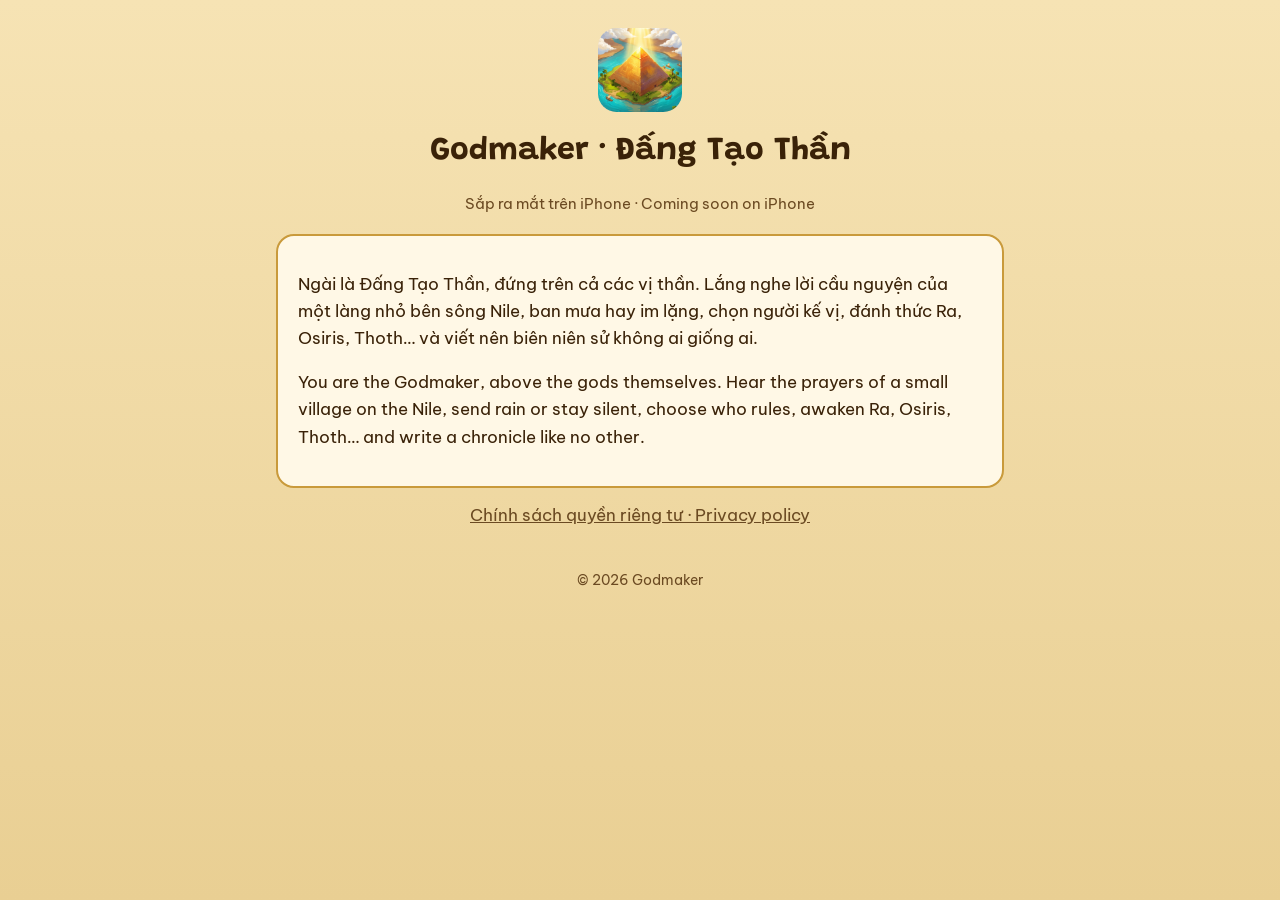
<file: index.html>
<!doctype html>
<html lang="vi">
<head>
<meta charset="utf-8">
<meta name="viewport" content="width=device-width, initial-scale=1">
<title>Godmaker · Đấng Tạo Thần</title>
<meta name="description" content="Godmaker: trò chơi làm Đấng Tạo Thần, dẫn dắt một nền văn minh Ai Cập qua lời cầu nguyện, phép màu và các triều đại.">
<link rel="preconnect" href="https://fonts.googleapis.com">
<link href="https://fonts.googleapis.com/css2?family=Grandstander:wght@700;900&family=Be+Vietnam+Pro:wght@400;600&display=swap" rel="stylesheet">
<link rel="icon" href="favicon.png">
<link rel="apple-touch-icon" href="icon.png">
<link rel="stylesheet" href="style.css">
</head>
<body>
<main>
  <header>
    <img src="icon.png" alt="">
    <h1>Godmaker · Đấng Tạo Thần</h1>
    <p class="muted">Sắp ra mắt trên iPhone · Coming soon on iPhone</p>
  </header>
  <div class="card">
    <p>Ngài là Đấng Tạo Thần, đứng trên cả các vị thần. Lắng nghe lời cầu nguyện của một làng nhỏ bên sông Nile, ban mưa hay im lặng, chọn người kế vị, đánh thức Ra, Osiris, Thoth… và viết nên biên niên sử không ai giống ai.</p>
    <p>You are the Godmaker, above the gods themselves. Hear the prayers of a small village on the Nile, send rain or stay silent, choose who rules, awaken Ra, Osiris, Thoth… and write a chronicle like no other.</p>
  </div>
  <nav><a href="privacy.html">Chính sách quyền riêng tư · Privacy policy</a></nav>
  <footer>© 2026 Godmaker</footer>
</main>
</body>
</html>
</file>
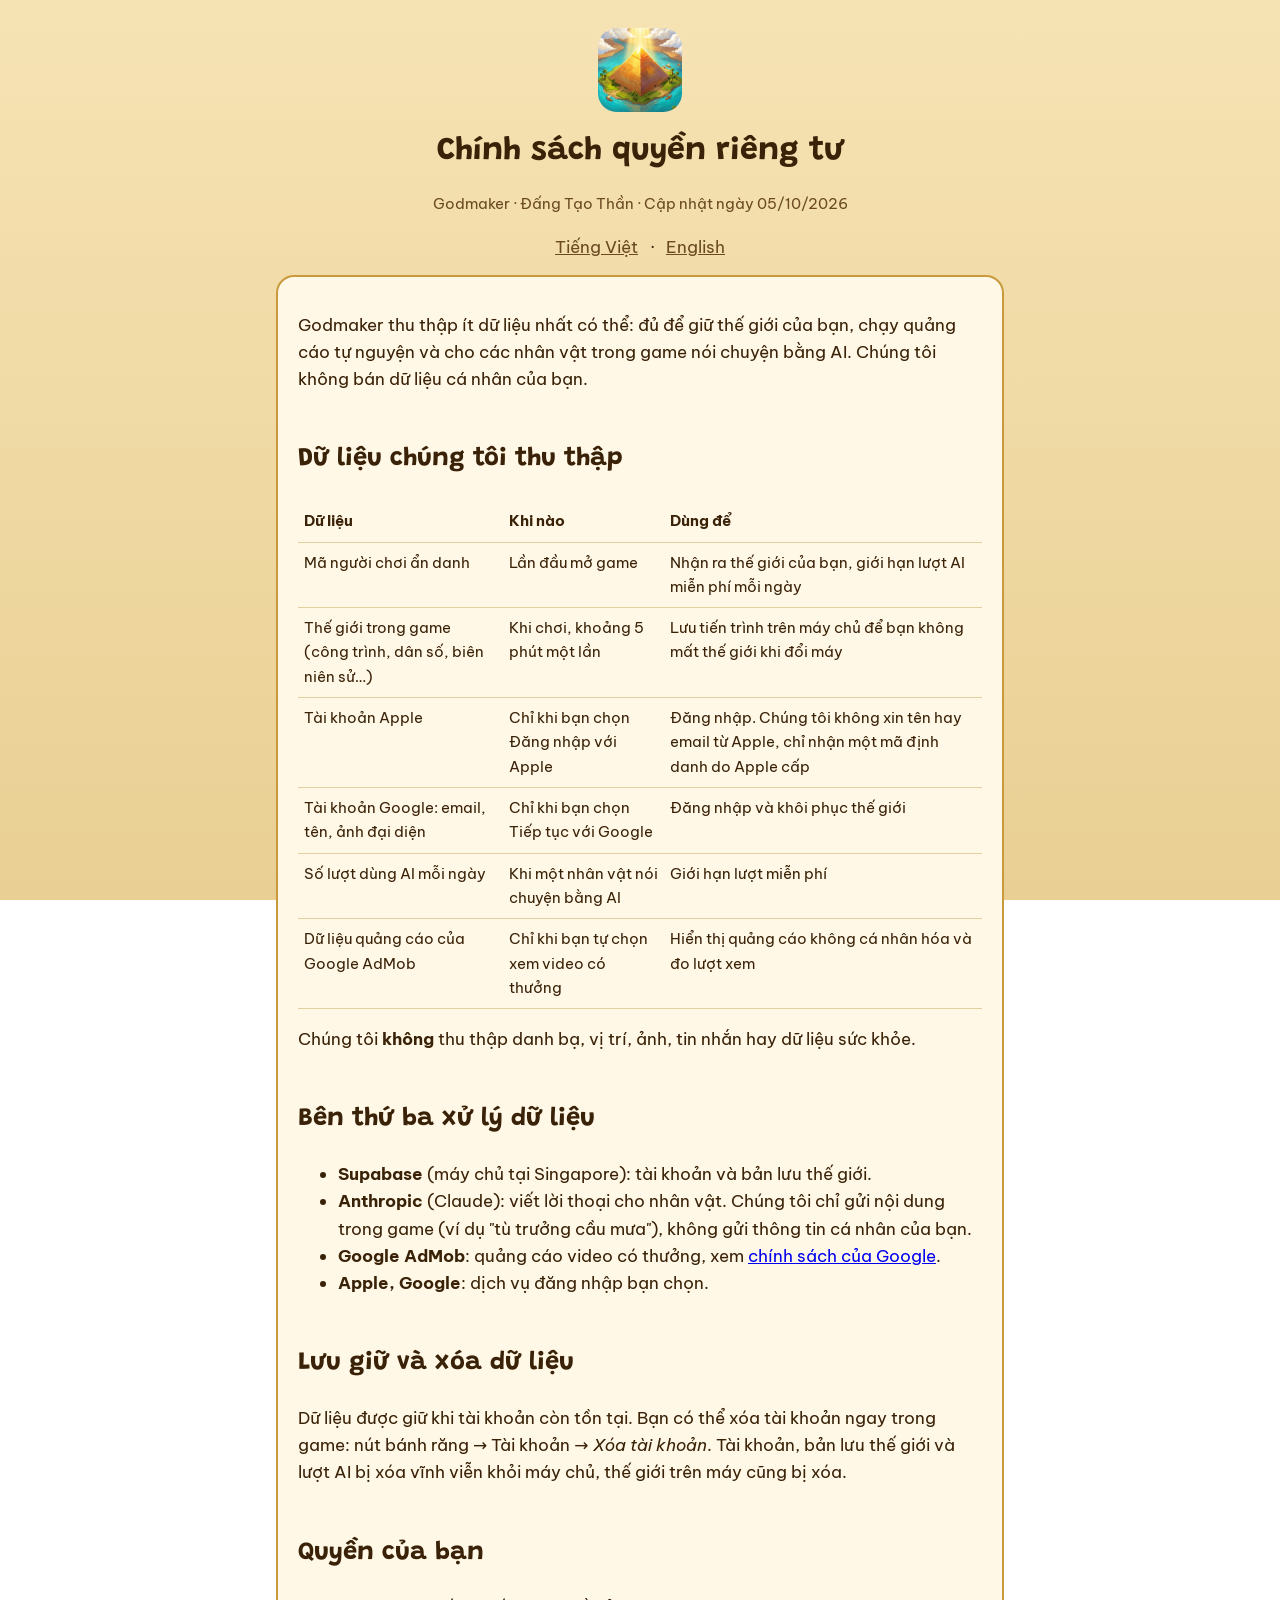
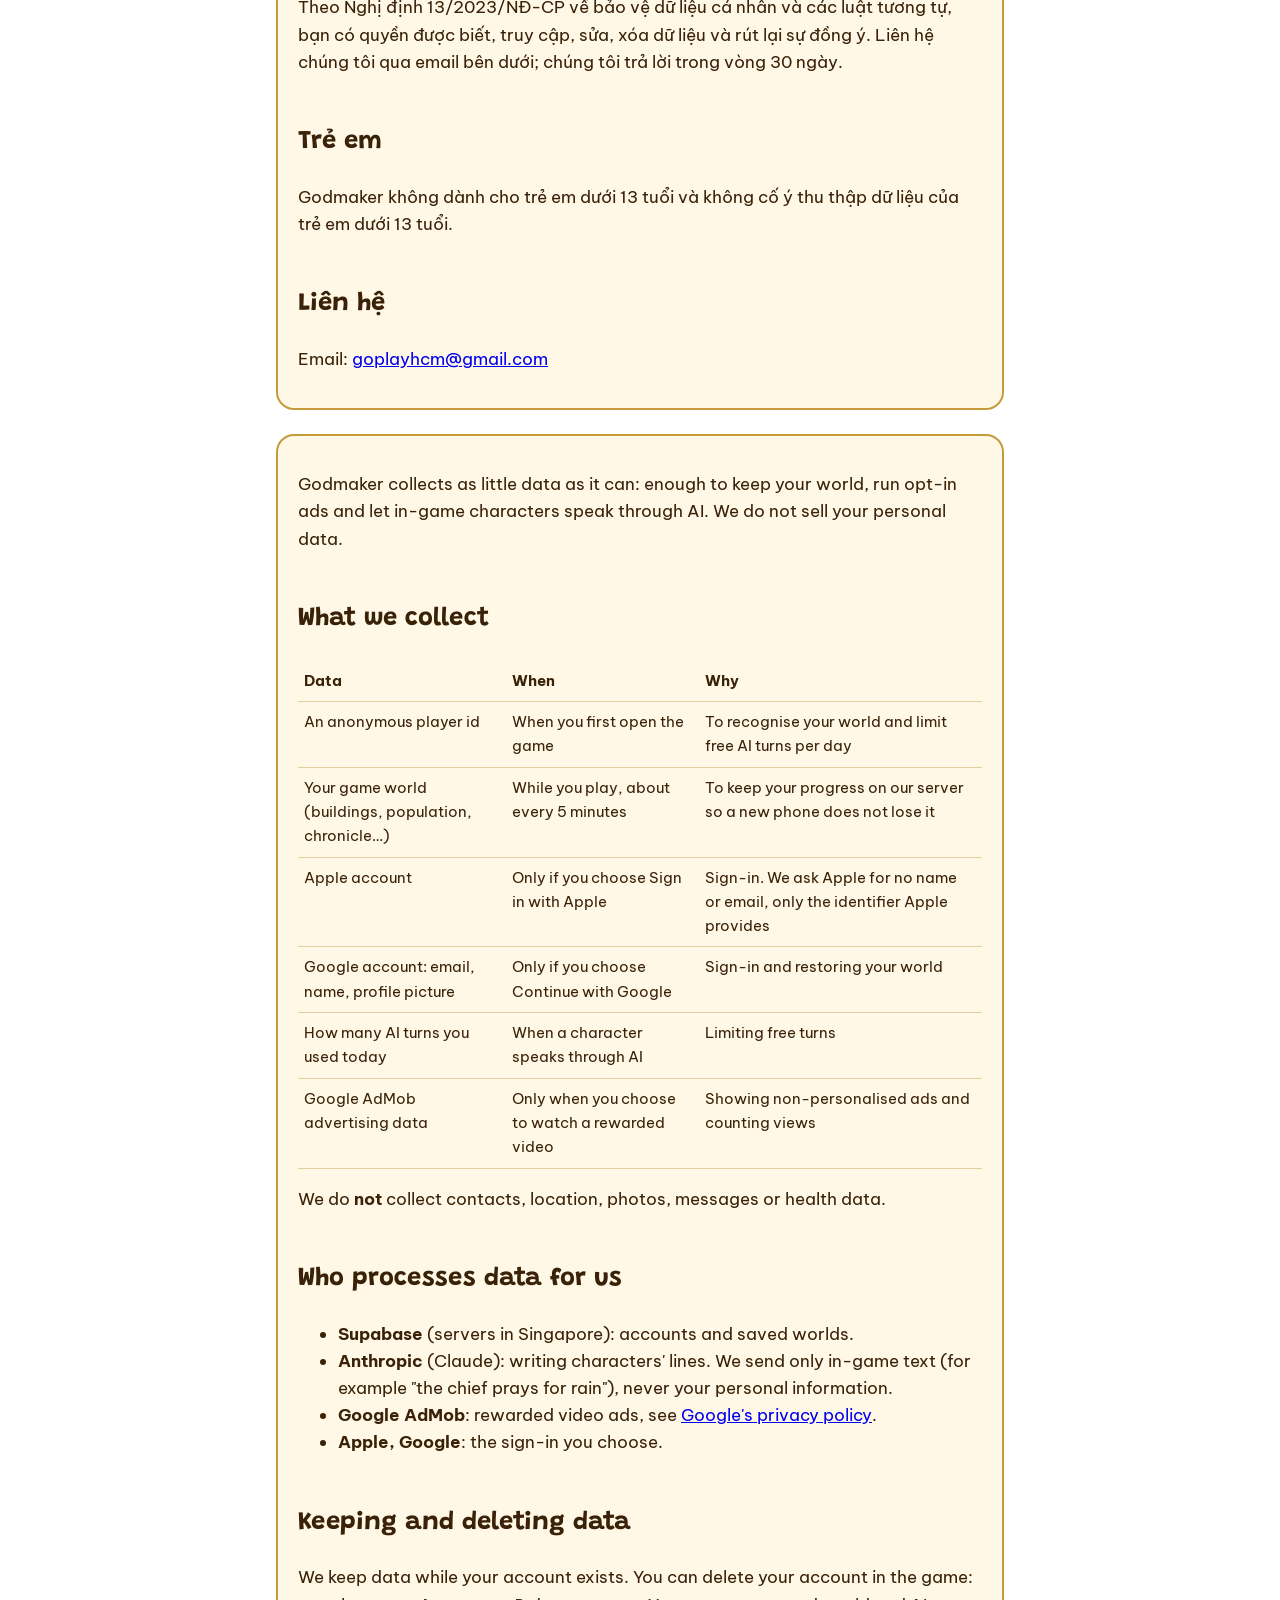
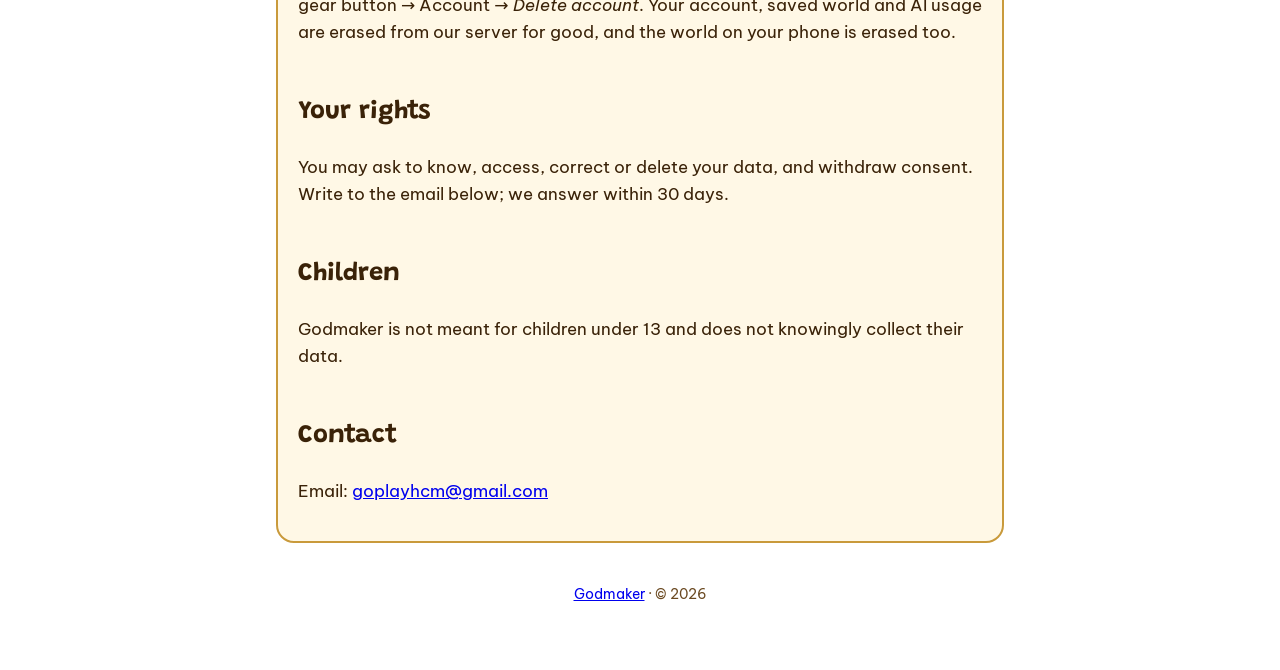
<file: privacy.html>
<!doctype html>
<html lang="vi">
<head>
<meta charset="utf-8">
<meta name="viewport" content="width=device-width, initial-scale=1">
<title>Chính sách quyền riêng tư · Godmaker</title>
<meta name="description" content="Godmaker thu thập dữ liệu gì, dùng để làm gì, và cách xóa tài khoản.">
<link rel="preconnect" href="https://fonts.googleapis.com">
<link href="https://fonts.googleapis.com/css2?family=Grandstander:wght@700;900&family=Be+Vietnam+Pro:wght@400;600&display=swap" rel="stylesheet">
<link rel="icon" href="favicon.png">
<link rel="apple-touch-icon" href="icon.png">
<link rel="stylesheet" href="style.css">
</head>
<body>
<main>
<header>
  <img src="icon.png" alt="">
  <h1>Chính sách quyền riêng tư</h1>
  <p class="muted">Godmaker · Đấng Tạo Thần · Cập nhật ngày 05/10/2026</p>
</header>

<nav><a href="#vi">Tiếng Việt</a> · <a href="#en">English</a></nav>

<section id="vi" class="card">
<p>Godmaker thu thập ít dữ liệu nhất có thể: đủ để giữ thế giới của bạn, chạy quảng cáo tự nguyện và cho các nhân vật trong game nói chuyện bằng AI. Chúng tôi không bán dữ liệu cá nhân của bạn.</p>

<h2>Dữ liệu chúng tôi thu thập</h2>
<table>
<tr><th>Dữ liệu</th><th>Khi nào</th><th>Dùng để</th></tr>
<tr><td>Mã người chơi ẩn danh</td><td>Lần đầu mở game</td><td>Nhận ra thế giới của bạn, giới hạn lượt AI miễn phí mỗi ngày</td></tr>
<tr><td>Thế giới trong game (công trình, dân số, biên niên sử…)</td><td>Khi chơi, khoảng 5 phút một lần</td><td>Lưu tiến trình trên máy chủ để bạn không mất thế giới khi đổi máy</td></tr>
<tr><td>Tài khoản Apple</td><td>Chỉ khi bạn chọn Đăng nhập với Apple</td><td>Đăng nhập. Chúng tôi không xin tên hay email từ Apple, chỉ nhận một mã định danh do Apple cấp</td></tr>
<tr><td>Tài khoản Google: email, tên, ảnh đại diện</td><td>Chỉ khi bạn chọn Tiếp tục với Google</td><td>Đăng nhập và khôi phục thế giới</td></tr>
<tr><td>Số lượt dùng AI mỗi ngày</td><td>Khi một nhân vật nói chuyện bằng AI</td><td>Giới hạn lượt miễn phí</td></tr>
<tr><td>Dữ liệu quảng cáo của Google AdMob</td><td>Chỉ khi bạn tự chọn xem video có thưởng</td><td>Hiển thị quảng cáo không cá nhân hóa và đo lượt xem</td></tr>
</table>
<p>Chúng tôi <strong>không</strong> thu thập danh bạ, vị trí, ảnh, tin nhắn hay dữ liệu sức khỏe.</p>

<h2>Bên thứ ba xử lý dữ liệu</h2>
<ul>
<li><strong>Supabase</strong> (máy chủ tại Singapore): tài khoản và bản lưu thế giới.</li>
<li><strong>Anthropic</strong> (Claude): viết lời thoại cho nhân vật. Chúng tôi chỉ gửi nội dung trong game (ví dụ "tù trưởng cầu mưa"), không gửi thông tin cá nhân của bạn.</li>
<li><strong>Google AdMob</strong>: quảng cáo video có thưởng, xem <a href="https://policies.google.com/privacy">chính sách của Google</a>.</li>
<li><strong>Apple, Google</strong>: dịch vụ đăng nhập bạn chọn.</li>
</ul>

<h2>Lưu giữ và xóa dữ liệu</h2>
<p>Dữ liệu được giữ khi tài khoản còn tồn tại. Bạn có thể xóa tài khoản ngay trong game: nút bánh răng → Tài khoản → <em>Xóa tài khoản</em>. Tài khoản, bản lưu thế giới và lượt AI bị xóa vĩnh viễn khỏi máy chủ, thế giới trên máy cũng bị xóa.</p>

<h2>Quyền của bạn</h2>
<p>Theo Nghị định 13/2023/NĐ-CP về bảo vệ dữ liệu cá nhân và các luật tương tự, bạn có quyền được biết, truy cập, sửa, xóa dữ liệu và rút lại sự đồng ý. Liên hệ chúng tôi qua email bên dưới; chúng tôi trả lời trong vòng 30 ngày.</p>

<h2>Trẻ em</h2>
<p>Godmaker không dành cho trẻ em dưới 13 tuổi và không cố ý thu thập dữ liệu của trẻ em dưới 13 tuổi.</p>

<h2>Liên hệ</h2>
<p>Email: <a href="mailto:goplayhcm@gmail.com">goplayhcm@gmail.com</a></p>
</section>

<section id="en" class="card" style="margin-top: 24px" lang="en">
<p>Godmaker collects as little data as it can: enough to keep your world, run opt-in ads and let in-game characters speak through AI. We do not sell your personal data.</p>

<h2>What we collect</h2>
<table>
<tr><th>Data</th><th>When</th><th>Why</th></tr>
<tr><td>An anonymous player id</td><td>When you first open the game</td><td>To recognise your world and limit free AI turns per day</td></tr>
<tr><td>Your game world (buildings, population, chronicle…)</td><td>While you play, about every 5 minutes</td><td>To keep your progress on our server so a new phone does not lose it</td></tr>
<tr><td>Apple account</td><td>Only if you choose Sign in with Apple</td><td>Sign-in. We ask Apple for no name or email, only the identifier Apple provides</td></tr>
<tr><td>Google account: email, name, profile picture</td><td>Only if you choose Continue with Google</td><td>Sign-in and restoring your world</td></tr>
<tr><td>How many AI turns you used today</td><td>When a character speaks through AI</td><td>Limiting free turns</td></tr>
<tr><td>Google AdMob advertising data</td><td>Only when you choose to watch a rewarded video</td><td>Showing non-personalised ads and counting views</td></tr>
</table>
<p>We do <strong>not</strong> collect contacts, location, photos, messages or health data.</p>

<h2>Who processes data for us</h2>
<ul>
<li><strong>Supabase</strong> (servers in Singapore): accounts and saved worlds.</li>
<li><strong>Anthropic</strong> (Claude): writing characters' lines. We send only in-game text (for example "the chief prays for rain"), never your personal information.</li>
<li><strong>Google AdMob</strong>: rewarded video ads, see <a href="https://policies.google.com/privacy">Google's privacy policy</a>.</li>
<li><strong>Apple, Google</strong>: the sign-in you choose.</li>
</ul>

<h2>Keeping and deleting data</h2>
<p>We keep data while your account exists. You can delete your account in the game: gear button → Account → <em>Delete account</em>. Your account, saved world and AI usage are erased from our server for good, and the world on your phone is erased too.</p>

<h2>Your rights</h2>
<p>You may ask to know, access, correct or delete your data, and withdraw consent. Write to the email below; we answer within 30 days.</p>

<h2>Children</h2>
<p>Godmaker is not meant for children under 13 and does not knowingly collect their data.</p>

<h2>Contact</h2>
<p>Email: <a href="mailto:goplayhcm@gmail.com">goplayhcm@gmail.com</a></p>
</section>

<footer><a href="index.html">Godmaker</a> · © 2026</footer>
</main>
</body>
</html>
</file>
<file: style.css>
:root {
  --ink: #3a2208;
  --soft: #6b4a22;
  --gold: #c99a3b;
  --page: #fbefcf;
  --card: #fff8e6;
}
* { box-sizing: border-box; }
body {
  margin: 0;
  background: linear-gradient(#f6e3b4, #e9cf93) fixed;
  color: var(--ink);
  font: 17px/1.6 "Be Vietnam Pro", system-ui, -apple-system, sans-serif;
}
main {
  max-width: 760px;
  margin: 0 auto;
  padding: 28px 16px 64px;
}
header { text-align: center; margin-bottom: 18px; }
header img { width: 84px; height: 84px; border-radius: 22%; }
h1 { font-family: "Grandstander", system-ui, sans-serif; font-size: 2rem; margin: 6px 0; }
h2 { font-family: "Grandstander", system-ui, sans-serif; margin-top: 1.8em; }
.card {
  background: var(--card);
  border: 2px solid var(--gold);
  border-radius: 18px;
  padding: 18px 20px;
}
nav { text-align: center; margin: 14px 0; }
nav a { color: var(--soft); margin: 0 8px; }
.muted { color: var(--soft); font-size: 0.92rem; }
table { border-collapse: collapse; width: 100%; font-size: 0.95rem; }
th, td { border-bottom: 1px solid #e3cf9f; padding: 8px 6px; text-align: left; vertical-align: top; }
footer { text-align: center; margin-top: 40px; color: var(--soft); font-size: 0.9rem; }
</file>
